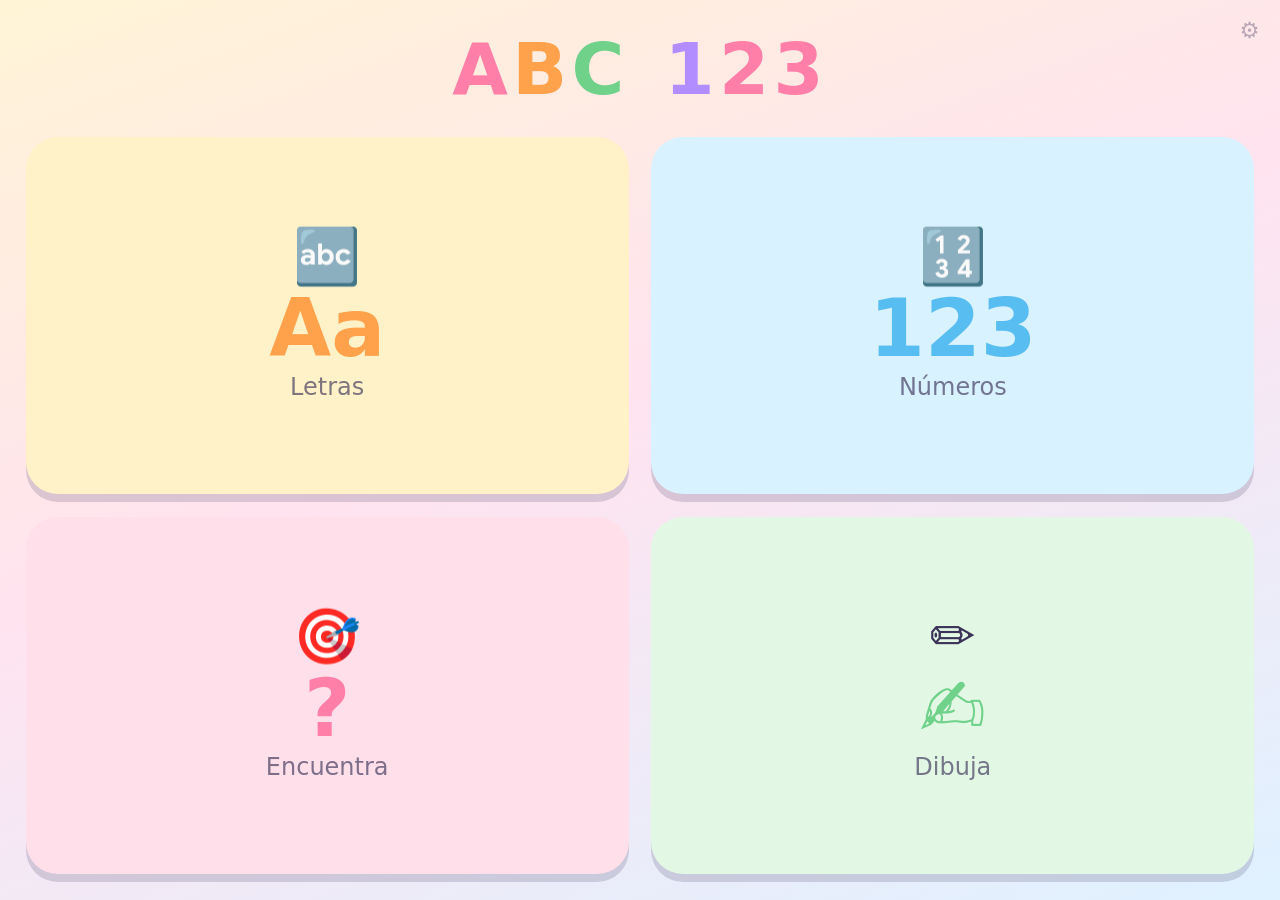
<file: index.html>
<!DOCTYPE html>
<html lang="es">
<head>
<meta charset="utf-8">
<meta name="viewport" content="width=device-width, initial-scale=1, maximum-scale=1, user-scalable=no, viewport-fit=cover">
<meta name="theme-color" content="#ffd977">
<meta name="description" content="Juego para aprender letras mayúsculas, minúsculas y números.">
<title>¡A jugar con las letras!</title>
<link rel="icon" href="data:image/svg+xml,<svg xmlns='http://www.w3.org/2000/svg' viewBox='0 0 100 100'><text y='.9em' font-size='90'>🅰️</text></svg>">
<link rel="manifest" href="manifest.json">
<link rel="apple-touch-icon" href="icon.svg">
<link rel="stylesheet" href="css/styles.css">
</head>
<body>

<!-- ───────────────────────── INICIO ───────────────────────── -->
<section class="screen is-active" id="screen-home">
  <button class="gear" id="btn-ajustes" aria-label="Ajustes para personas adultas (mantén pulsado)">⚙️</button>

  <h1 class="titulo">
    <span class="titulo-letra" style="--i:0">A</span><span class="titulo-letra" style="--i:1">B</span><span class="titulo-letra" style="--i:2">C</span><span class="titulo-espacio"></span><span class="titulo-letra" style="--i:3">1</span><span class="titulo-letra" style="--i:4">2</span><span class="titulo-letra" style="--i:5">3</span>
  </h1>

  <nav class="menu">
    <button class="menu-card menu-card--letras" data-ir="letras">
      <span class="menu-emoji">🔤</span>
      <span class="menu-muestra">Aa</span>
      <span class="menu-texto">Letras</span>
    </button>
    <button class="menu-card menu-card--numeros" data-ir="numeros">
      <span class="menu-emoji">🔢</span>
      <span class="menu-muestra">123</span>
      <span class="menu-texto">Números</span>
    </button>
    <button class="menu-card menu-card--juego" data-ir="juego">
      <span class="menu-emoji">🎯</span>
      <span class="menu-muestra">?</span>
      <span class="menu-texto">Encuentra</span>
    </button>
    <button class="menu-card menu-card--dibujo" data-ir="dibujo">
      <span class="menu-emoji">✏️</span>
      <span class="menu-muestra">✍️</span>
      <span class="menu-texto">Dibuja</span>
    </button>
  </nav>
</section>

<!-- ─────────────────────── EXPLORAR ──────────────────────── -->
<section class="screen" id="screen-explorar">
  <header class="barra">
    <button class="barra-btn" data-ir="home" aria-label="Volver al inicio">🏠</button>
    <div class="barra-centro">
      <button class="barra-btn barra-btn--chip" id="btn-caso" aria-label="Cambiar entre mayúsculas y minúsculas">Aa</button>
    </div>
    <button class="barra-btn" id="btn-repetir" aria-label="Escuchar otra vez">🔊</button>
  </header>

  <div class="explorar">
    <button class="flecha flecha--izq" id="btn-antes" aria-label="Anterior">‹</button>

    <button class="tarjeta" id="tarjeta" aria-live="polite">
      <div class="tarjeta-glifo" id="glifo">A</div>
      <div class="tarjeta-pies" id="pies">
        <span class="tarjeta-emoji" id="emoji">🌳</span>
        <span class="tarjeta-palabra" id="palabra">Árbol</span>
      </div>
      <div class="conteo" id="conteo" hidden></div>
    </button>

    <button class="flecha flecha--der" id="btn-despues" aria-label="Siguiente">›</button>
  </div>

  <div class="tira" id="tira" aria-hidden="true"></div>
</section>

<!-- ───────────────────────── JUEGO ───────────────────────── -->
<section class="screen" id="screen-juego">
  <header class="barra">
    <button class="barra-btn" data-ir="home" aria-label="Volver al inicio">🏠</button>
    <div class="barra-centro estrellas" id="estrellas"></div>
    <button class="barra-btn" id="btn-juego-tipo" aria-label="Cambiar de juego: letras, números o qué número va en medio">🔤</button>
  </header>

  <button class="consigna" id="consigna">
    <span class="consigna-icono">🔊</span>
    <span class="consigna-texto" id="consigna-texto">¿Dónde está la&nbsp;<b>A</b>?</span>
  </button>

  <div class="opciones" id="opciones"></div>
</section>

<!-- ───────────────────────── DIBUJO ──────────────────────── -->
<section class="screen" id="screen-dibujo">
  <header class="barra">
    <button class="barra-btn" data-ir="home" aria-label="Volver al inicio">🏠</button>
    <div class="barra-centro colores" id="colores"></div>
    <button class="barra-btn" id="btn-borrar" aria-label="Borrar el dibujo">🧽</button>
  </header>

  <div class="explorar explorar--dibujo">
    <button class="flecha flecha--izq" id="btn-dib-antes" aria-label="Anterior">‹</button>
    <div class="lienzo-caja" id="lienzo-caja">
      <div class="lienzo-fantasma" id="lienzo-fantasma">A</div>
      <canvas id="lienzo"></canvas>
    </div>
    <button class="flecha flecha--der" id="btn-dib-despues" aria-label="Siguiente">›</button>
  </div>
</section>

<!-- ──────────────────────── AJUSTES ──────────────────────── -->
<div class="modal" id="modal-ajustes" hidden>
  <div class="modal-caja" role="dialog" aria-modal="true" aria-label="Ajustes">
    <h2>Ajustes <small>(para la persona adulta)</small></h2>

    <fieldset>
      <legend>Cómo se muestran las letras</legend>
      <div class="ops" data-ajuste="caso">
        <button data-valor="ambas">A a</button>
        <button data-valor="mayus">A</button>
        <button data-valor="minus">a</button>
      </div>
    </fieldset>

    <fieldset>
      <legend>Hasta qué número</legend>
      <div class="ops" data-ajuste="maxNumero">
        <button data-valor="5">5</button>
        <button data-valor="10">10</button>
        <button data-valor="20">20</button>
      </div>
    </fieldset>

    <fieldset>
      <legend>Opciones en el juego</legend>
      <div class="ops" data-ajuste="opciones">
        <button data-valor="2">2</button>
        <button data-valor="3">3</button>
        <button data-valor="4">4</button>
      </div>
    </fieldset>

    <fieldset>
      <legend>Dificultad del juego</legend>
      <div class="ops" data-ajuste="nivel">
        <button data-valor="facil">🐣 Fácil</button>
        <button data-valor="dificil">🦊 Difícil</button>
      </div>
      <p class="pista">Difícil: la pregunta solo se oye (no se ve qué buscar), las opciones se parecen entre sí (b/d/p, m/n, 6/9…) y el número que falta puede ir antes, en medio o después.</p>
    </fieldset>

    <fieldset>
      <legend>Voz</legend>
      <div class="ops" data-ajuste="voz">
        <button data-valor="si">🔊 Sí</button>
        <button data-valor="no">🔇 No</button>
      </div>
      <p class="pista" id="pista-voz"></p>
    </fieldset>

    <button class="modal-cerrar" id="btn-cerrar-ajustes">Listo</button>
  </div>
</div>

<div class="fiesta" id="fiesta" aria-hidden="true"></div>

<script src="js/data.js"></script>
<script src="js/speech.js"></script>
<script src="js/app.js"></script>
</body>
</html>
</file>
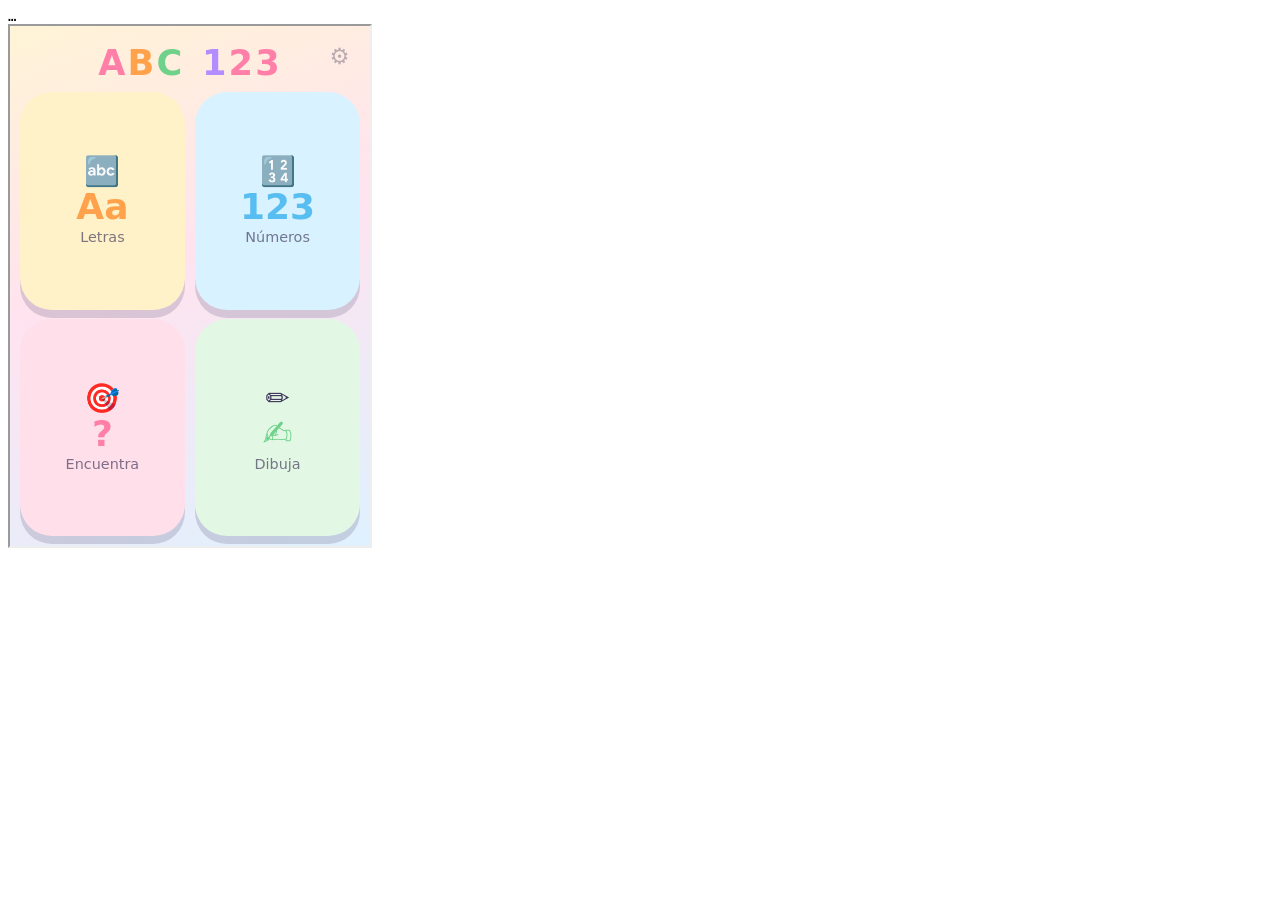
<file: .test3.html>
<!DOCTYPE html><meta charset="utf-8"><body style="font:14px monospace">
<div id="log">…</div><iframe id="f" src="/" style="width:360px;height:520px"></iframe>
<script>
const put = (t) => document.getElementById('log').textContent += '\n' + t;
document.getElementById('f').onload = () => setTimeout(async () => {
  const regs = await navigator.serviceWorker.getRegistrations();
  put('service workers registrados: ' + regs.length + (regs[0] ? ' (' + regs[0].scope + ')' : ''));
  await new Promise(r => setTimeout(r, 1500));
  const claves = await caches.keys();
  put('cachés: ' + JSON.stringify(claves));
  for (const k of claves) {
    const c = await caches.open(k);
    const req = await c.keys();
    put(k + ' -> ' + req.length + ' archivos guardados');
    put(req.map(r => new URL(r.url).pathname).join(' '));
  }
  put('FIN');
}, 1200);
</script>
</file>
<file: css/styles.css>
/* ===========================================================
   A jugar con las letras — estilos
   Pensado para dedos pequeños: todo grande, sin texto que leer.
   =========================================================== */

:root {
  --rosa:    #ff7fa8;
  --naranja: #ffa24b;
  --amarillo:#ffd75e;
  --verde:   #6fd18a;
  --azul:    #58bdf0;
  --morado:  #b28dff;
  --tinta:   #3b3358;
  --papel:   #fffaf0;
  --sombra:  0 .5rem 0 rgba(59, 51, 88, .18);
  --radio:   2rem;
  --letras: 'Comic Sans MS', 'Comic Neue', 'Chalkboard SE', 'Trebuchet MS',
            'Segoe UI', system-ui, sans-serif;
}

* { box-sizing: border-box; -webkit-tap-highlight-color: transparent; }

/* `hidden` debe ganar a los display: flex/grid de más abajo. */
[hidden] { display: none !important; }

html, body {
  height: 100%;
  margin: 0;
  overflow: hidden;
  overscroll-behavior: none;
}

body {
  font-family: var(--letras);
  color: var(--tinta);
  background: linear-gradient(160deg, #fff4d6 0%, #ffe3ef 45%, #dff1ff 100%);
  user-select: none;
  -webkit-user-select: none;
  touch-action: manipulation;
}

button {
  font-family: inherit;
  color: inherit;
  border: none;
  background: none;
  cursor: pointer;
  touch-action: manipulation;
}

/* ───────────────────────── pantallas ───────────────────────── */

.screen {
  position: fixed;
  inset: 0;
  display: none;
  flex-direction: column;
  padding: env(safe-area-inset-top) env(safe-area-inset-right)
           env(safe-area-inset-bottom) env(safe-area-inset-left);
}
.screen.is-active { display: flex; animation: entra .28s ease-out; }

@keyframes entra {
  from { opacity: 0; transform: scale(.97); }
  to   { opacity: 1; transform: scale(1); }
}

/* ───────────────────────── inicio ───────────────────────── */

.titulo {
  margin: clamp(.5rem, 3vh, 2rem) 0 0;
  text-align: center;
  font-size: clamp(2.2rem, 9vw, 4.5rem);
  letter-spacing: .06em;
}
.titulo-letra {
  display: inline-block;
  animation: bota 2.2s ease-in-out infinite;
  animation-delay: calc(var(--i) * .12s);
}
.titulo-letra:nth-child(6n+1) { color: var(--rosa); }
.titulo-letra:nth-child(6n+2) { color: var(--naranja); }
.titulo-letra:nth-child(6n+3) { color: var(--verde); }
.titulo-letra:nth-child(6n+4) { color: var(--azul); }
.titulo-letra:nth-child(6n+5) { color: var(--morado); }
.titulo-letra:nth-child(6n+6) { color: var(--rosa); }
.titulo-espacio { display: inline-block; width: .5em; }

@keyframes bota {
  0%, 60%, 100% { transform: translateY(0) rotate(0); }
  30%           { transform: translateY(-.18em) rotate(-4deg); }
}

.menu {
  flex: 1;
  display: grid;
  grid-template-columns: repeat(2, 1fr);
  grid-auto-rows: 1fr;
  gap: clamp(.6rem, 2.5vw, 1.4rem);
  padding: clamp(.6rem, 2.5vw, 1.6rem);
  align-content: stretch;
}

.menu-card {
  display: flex;
  flex-direction: column;
  align-items: center;
  justify-content: center;
  gap: .2em;
  padding: clamp(.6rem, 2vw, 1.2rem);
  border-radius: var(--radio);
  background: var(--papel);
  box-shadow: var(--sombra);
  transition: transform .12s ease, box-shadow .12s ease;
  min-height: 0;
}
.menu-card:active { transform: translateY(.4rem) scale(.98); box-shadow: 0 .1rem 0 rgba(59,51,88,.18); }
.menu-card--letras  { background: #fff2c9; }
.menu-card--numeros { background: #d9f2ff; }
.menu-card--juego   { background: #ffdfe9; }
.menu-card--dibujo  { background: #e2f8e4; }

.menu-emoji   { font-size: clamp(1.8rem, 7vw, 3.4rem); line-height: 1; }
.menu-muestra { font-size: clamp(2.2rem, 10vw, 5rem); line-height: 1.05; font-weight: bold; }
.menu-card--letras  .menu-muestra { color: var(--naranja); }
.menu-card--numeros .menu-muestra { color: var(--azul); }
.menu-card--juego   .menu-muestra { color: var(--rosa); }
.menu-card--dibujo  .menu-muestra { color: var(--verde); }
.menu-texto   { font-size: clamp(.9rem, 3.2vw, 1.5rem); opacity: .65; }

.gear {
  position: absolute;
  top: calc(env(safe-area-inset-top) + .4rem);
  right: calc(env(safe-area-inset-right) + .4rem);
  width: 3rem; height: 3rem;
  font-size: 1.4rem;
  opacity: .35;
  z-index: 5;
  transition: opacity .2s, transform .2s;
}
.gear:active { opacity: 1; transform: rotate(90deg); }
/* Sin menú ni lupa de iOS al mantenerlo pulsado. */
.gear { -webkit-touch-callout: none; touch-action: none; }

/* ───────────────────────── barra superior ───────────────────────── */

.barra {
  display: flex;
  align-items: center;
  gap: .5rem;
  padding: clamp(.4rem, 1.5vw, .9rem);
}
.barra-centro { flex: 1; display: flex; justify-content: center; align-items: center; gap: .4rem; min-width: 0; }

.barra-btn {
  flex: none;
  display: grid;
  place-items: center;
  width:  clamp(3.2rem, 11vw, 4.6rem);
  height: clamp(3.2rem, 11vw, 4.6rem);
  font-size: clamp(1.3rem, 5vw, 2rem);
  border-radius: 50%;
  background: var(--papel);
  box-shadow: var(--sombra);
  transition: transform .12s;
}
.barra-btn:active { transform: translateY(.3rem) scale(.95); }
.barra-btn--chip { width: auto; padding: 0 1rem; border-radius: 2rem; font-weight: bold; }

/* ───────────────────────── explorar ───────────────────────── */

.explorar {
  flex: 1;
  display: flex;
  align-items: center;
  justify-content: center;
  gap: clamp(.2rem, 1.5vw, 1rem);
  padding: 0 clamp(.2rem, 1.5vw, 1rem);
  min-height: 0;
}

.flecha {
  flex: none;
  width:  clamp(3rem, 12vw, 6rem);
  height: clamp(5rem, 22vh, 11rem);
  font-size: clamp(3rem, 12vw, 6rem);
  line-height: 0;
  border-radius: 1.6rem;
  background: rgba(255, 255, 255, .6);
  box-shadow: var(--sombra);
  color: var(--morado);
  transition: transform .12s;
}
.flecha:active { transform: scale(.92); background: #fff; }

.tarjeta {
  flex: 1;
  height: 100%;
  max-width: 44rem;
  display: flex;
  flex-direction: column;
  align-items: center;
  justify-content: center;
  border-radius: var(--radio);
  background: var(--papel);
  box-shadow: var(--sombra);
  padding: clamp(.4rem, 2vw, 1.5rem);
  overflow: hidden;
  transition: transform .12s;
}
.tarjeta:active { transform: scale(.985); }
.tarjeta.pulso { animation: pulso .45s ease-out; }
@keyframes pulso {
  0%   { transform: scale(1); }
  40%  { transform: scale(1.06) rotate(-1.5deg); }
  100% { transform: scale(1); }
}

.tarjeta-glifo {
  flex: 1;
  display: flex;
  align-items: center;
  justify-content: center;
  gap: .12em;
  width: 100%;
  font-size: clamp(5rem, 26vh, 16rem);
  line-height: 1;
  font-weight: bold;
  color: var(--color-actual, var(--naranja));
  min-height: 0;
}
.tarjeta-glifo .minus { opacity: .82; }

.tarjeta-pies {
  display: flex;
  align-items: center;
  justify-content: center;
  gap: .4em;
  font-size: clamp(1.1rem, 4.5vw, 2.4rem);
  padding-bottom: .2em;
}
.tarjeta-emoji { font-size: 1.6em; line-height: 1; }

.conteo {
  display: grid;
  grid-template-columns: repeat(var(--cols, 5), 1fr);
  gap: .15em;
  justify-items: center;
  font-size: clamp(1rem, 4.2vw, 2.2rem);
  padding-bottom: .3em;
}
.conteo span { opacity: .25; transition: opacity .2s, transform .2s; }
.conteo span.visible { opacity: 1; }
.conteo span.saltando { animation: salta .45s ease-out; }
@keyframes salta {
  0%   { transform: translateY(0) scale(1); }
  40%  { transform: translateY(-35%) scale(1.35); }
  100% { transform: translateY(0) scale(1); }
}

/* tira inferior con todas las fichas */
.tira {
  display: flex;
  gap: .4rem;
  overflow-x: auto;
  scrollbar-width: none;
  padding: .5rem clamp(.4rem, 2vw, 1rem) clamp(.6rem, 2vw, 1rem);
  scroll-behavior: smooth;
}
.tira::-webkit-scrollbar { display: none; }
.tira button {
  flex: none;
  width:  clamp(2.6rem, 9vw, 3.6rem);
  height: clamp(2.6rem, 9vw, 3.6rem);
  border-radius: .9rem;
  font-size: clamp(1.1rem, 4vw, 1.6rem);
  font-weight: bold;
  background: rgba(255, 255, 255, .7);
  color: var(--tinta);
  box-shadow: 0 .2rem 0 rgba(59, 51, 88, .12);
}
.tira button.actual { background: var(--amarillo); transform: scale(1.12); }

/* ───────────────────────── juego ───────────────────────── */

.consigna {
  display: flex;
  align-items: center;
  justify-content: center;
  gap: .5em;
  margin: 0 auto;
  padding: clamp(.5rem, 2vw, 1rem) clamp(1rem, 4vw, 2rem);
  border-radius: 3rem;
  background: var(--papel);
  box-shadow: var(--sombra);
  font-size: clamp(1.1rem, 4.5vw, 2.2rem);
}
.consigna:active { transform: translateY(.2rem); }
.consigna-icono { font-size: 1.3em; }
.consigna-texto b {
  font-size: 1.5em;
  color: var(--rosa);
  vertical-align: middle;
}

/* «Entre»: 3 ? 5 — el hueco es una casilla discontinua que se rellena al acertar. */
.consigna-texto b + b { margin-left: .35em; }
.consigna-texto .hueco {
  display: inline-block;
  min-width: 1.3em;
  padding: 0 .15em;
  text-align: center;
  border: .12em dashed var(--morado);
  border-radius: .4em;
  color: var(--morado);
  line-height: 1.1;
}
.consigna-texto .hueco.lleno {
  border-style: solid;
  border-color: var(--verde);
  color: var(--verde);
  animation: bien .6s ease-out;
}

.opciones {
  flex: 1;
  display: grid;
  gap: clamp(.5rem, 2.5vw, 1.4rem);
  padding: clamp(.5rem, 2.5vw, 1.4rem);
  align-content: stretch;
  min-height: 0;
}
.opciones[data-n="2"] { grid-template-columns: repeat(2, 1fr); }
.opciones[data-n="3"] { grid-template-columns: repeat(3, 1fr); }
.opciones[data-n="4"] { grid-template-columns: repeat(2, 1fr); }

.opcion {
  display: grid;
  place-items: center;
  border-radius: var(--radio);
  background: var(--papel);
  box-shadow: var(--sombra);
  font-size: clamp(3rem, 16vh, 9rem);
  font-weight: bold;
  line-height: 1;
  min-height: 0;
  transition: transform .12s;
}
.opcion:nth-child(4n+1) { color: var(--rosa); }
.opcion:nth-child(4n+2) { color: var(--azul); }
.opcion:nth-child(4n+3) { color: var(--verde); }
.opcion:nth-child(4n)   { color: var(--naranja); }
.opcion:active { transform: scale(.96); }
.opcion.bien { animation: bien .6s ease-out; background: #d8f7d8; }
.opcion.mal  { animation: mal .4s ease-in-out; }
.opcion.apagada { opacity: .35; pointer-events: none; }

@keyframes bien {
  0%   { transform: scale(1); }
  35%  { transform: scale(1.12) rotate(3deg); }
  70%  { transform: scale(1.04) rotate(-2deg); }
  100% { transform: scale(1); }
}
@keyframes mal {
  0%, 100% { transform: translateX(0); }
  25%      { transform: translateX(-.6rem) rotate(-2deg); }
  75%      { transform: translateX(.6rem) rotate(2deg); }
}

.estrellas { font-size: clamp(1.2rem, 5vw, 2rem); letter-spacing: .1em; }
.estrellas span { opacity: .25; transition: opacity .3s, transform .3s; }
.estrellas span.on { opacity: 1; transform: scale(1.15); }

/* ───────────────────────── dibujo ───────────────────────── */

.explorar--dibujo .lienzo-caja {
  position: relative;
  flex: 1;
  height: 100%;
  max-width: 44rem;
  border-radius: var(--radio);
  background: var(--papel);
  box-shadow: var(--sombra);
  overflow: hidden;
}
.lienzo-fantasma {
  position: absolute;
  inset: 0;
  display: flex;
  align-items: center;
  justify-content: center;
  font-size: min(62vh, 62vw);
  line-height: 1;
  font-weight: bold;
  color: rgba(59, 51, 88, .12);
  pointer-events: none;
}
#lienzo { position: absolute; inset: 0; width: 100%; height: 100%; touch-action: none; }

.colores { gap: .6rem; }
.color {
  width:  clamp(2.4rem, 9vw, 3.4rem);
  height: clamp(2.4rem, 9vw, 3.4rem);
  border-radius: 50%;
  box-shadow: 0 .25rem 0 rgba(59, 51, 88, .2);
  transition: transform .15s;
}
.color.activo { transform: scale(1.25); outline: .25rem solid #fff; }

/* ───────────────────────── ajustes ───────────────────────── */

.modal {
  position: fixed;
  inset: 0;
  z-index: 20;
  display: grid;
  place-items: center;
  padding: 1rem;
  background: rgba(59, 51, 88, .5);
  overflow: auto;
}
.modal[hidden] { display: none; }

.modal-caja {
  width: min(32rem, 100%);
  background: var(--papel);
  border-radius: 1.5rem;
  padding: 1.2rem;
  font-family: system-ui, sans-serif;
  box-shadow: 0 1rem 2rem rgba(0, 0, 0, .25);
}
.modal-caja h2 { margin: 0 0 .8rem; font-size: 1.2rem; }
.modal-caja h2 small { font-weight: normal; opacity: .55; }
.modal-caja fieldset { border: none; border-top: 1px solid rgba(59,51,88,.15); margin: 0; padding: .7rem 0 .2rem; }
.modal-caja legend { font-size: .85rem; opacity: .6; padding: 0 .4rem 0 0; }

.ops { display: flex; gap: .5rem; flex-wrap: wrap; }
.ops button {
  flex: 1;
  min-width: 4rem;
  padding: .7rem .5rem;
  border-radius: .8rem;
  background: rgba(59, 51, 88, .07);
  font-size: 1.1rem;
  font-family: var(--letras);
}
.ops button.sel { background: var(--amarillo); font-weight: bold; box-shadow: inset 0 0 0 2px rgba(59,51,88,.25); }

.pista { margin: .5rem 0 0; font-size: .78rem; opacity: .6; line-height: 1.35; }

.modal-cerrar {
  width: 100%;
  margin-top: 1rem;
  padding: .9rem;
  border-radius: 1rem;
  background: var(--verde);
  color: #fff;
  font-size: 1.1rem;
  font-weight: bold;
}

/* ───────────────────────── confeti ───────────────────────── */

.fiesta { position: fixed; inset: 0; pointer-events: none; z-index: 30; overflow: hidden; }
.chispa {
  position: absolute;
  top: -10vh;
  font-size: 2rem;
  animation: cae linear forwards;
}
@keyframes cae {
  to { transform: translateY(115vh) rotate(var(--giro, 360deg)); opacity: .9; }
}

/* ───────────────────────── ajustes de pantalla ───────────────────────── */

@media (orientation: landscape) and (max-height: 32rem) {
  .titulo { font-size: clamp(1.6rem, 6vh, 2.4rem); margin-top: .2rem; }
  .menu { grid-template-columns: repeat(4, 1fr); }
  .menu-emoji { font-size: clamp(1.2rem, 5vh, 2rem); }
  .menu-muestra { font-size: clamp(1.8rem, 10vh, 3rem); }
  .tira { display: none; }
}

@media (prefers-reduced-motion: reduce) {
  *, *::before, *::after { animation-duration: .01ms !important; animation-iteration-count: 1 !important; }
}
</file>
